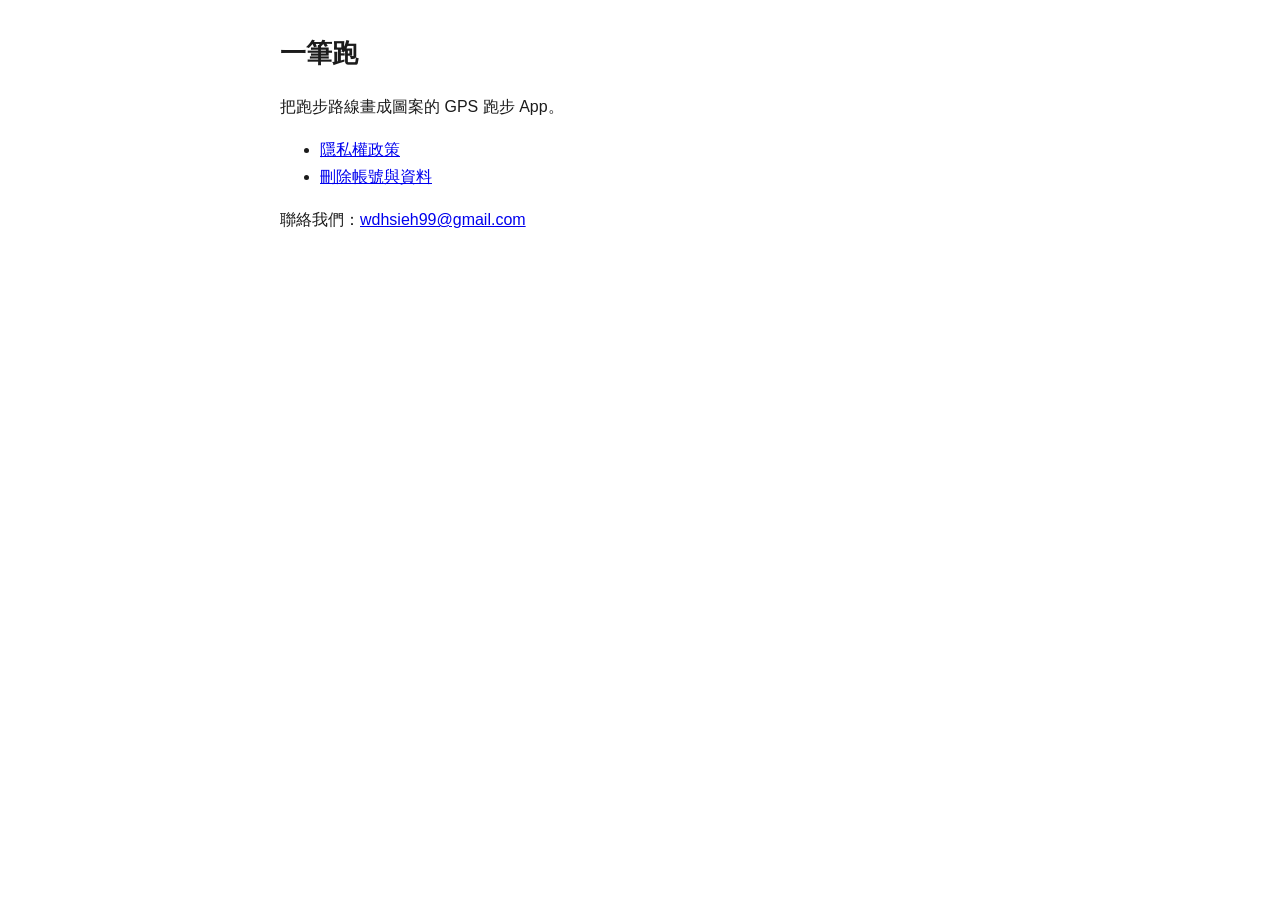
<file: index.html>
<!doctype html>
<html lang="zh-Hant-TW">
<head>
<meta charset="utf-8">
<meta name="viewport" content="width=device-width, initial-scale=1">
<title>一筆跑</title>
<style>body{font-family:-apple-system,'PingFang TC','Noto Sans TC',sans-serif;max-width:720px;margin:2rem auto;padding:0 1rem;word-break:break-word;line-height:1.7;color:#1b1b1b}table{border-collapse:collapse;width:100%;font-size:.95em;display:block;overflow-x:auto}td,th{border:1px solid #ccc;padding:.4em;vertical-align:top}h1{font-size:1.6em}.btn{display:inline-block;background:#ff5a1f;color:#fff;padding:.7em 1.2em;border-radius:10px;text-decoration:none;font-weight:700}</style>
</head>
<body>
<h1>一筆跑</h1>
<p>把跑步路線畫成圖案的 GPS 跑步 App。</p>
<ul>
<li><a href="privacy.html">隱私權政策</a></li>
<li><a href="delete-account.html">刪除帳號與資料</a></li>
</ul>
<p>聯絡我們：<a href="mailto:wdhsieh99@gmail.com">wdhsieh99@gmail.com</a></p>
</body>
</html>
</file>
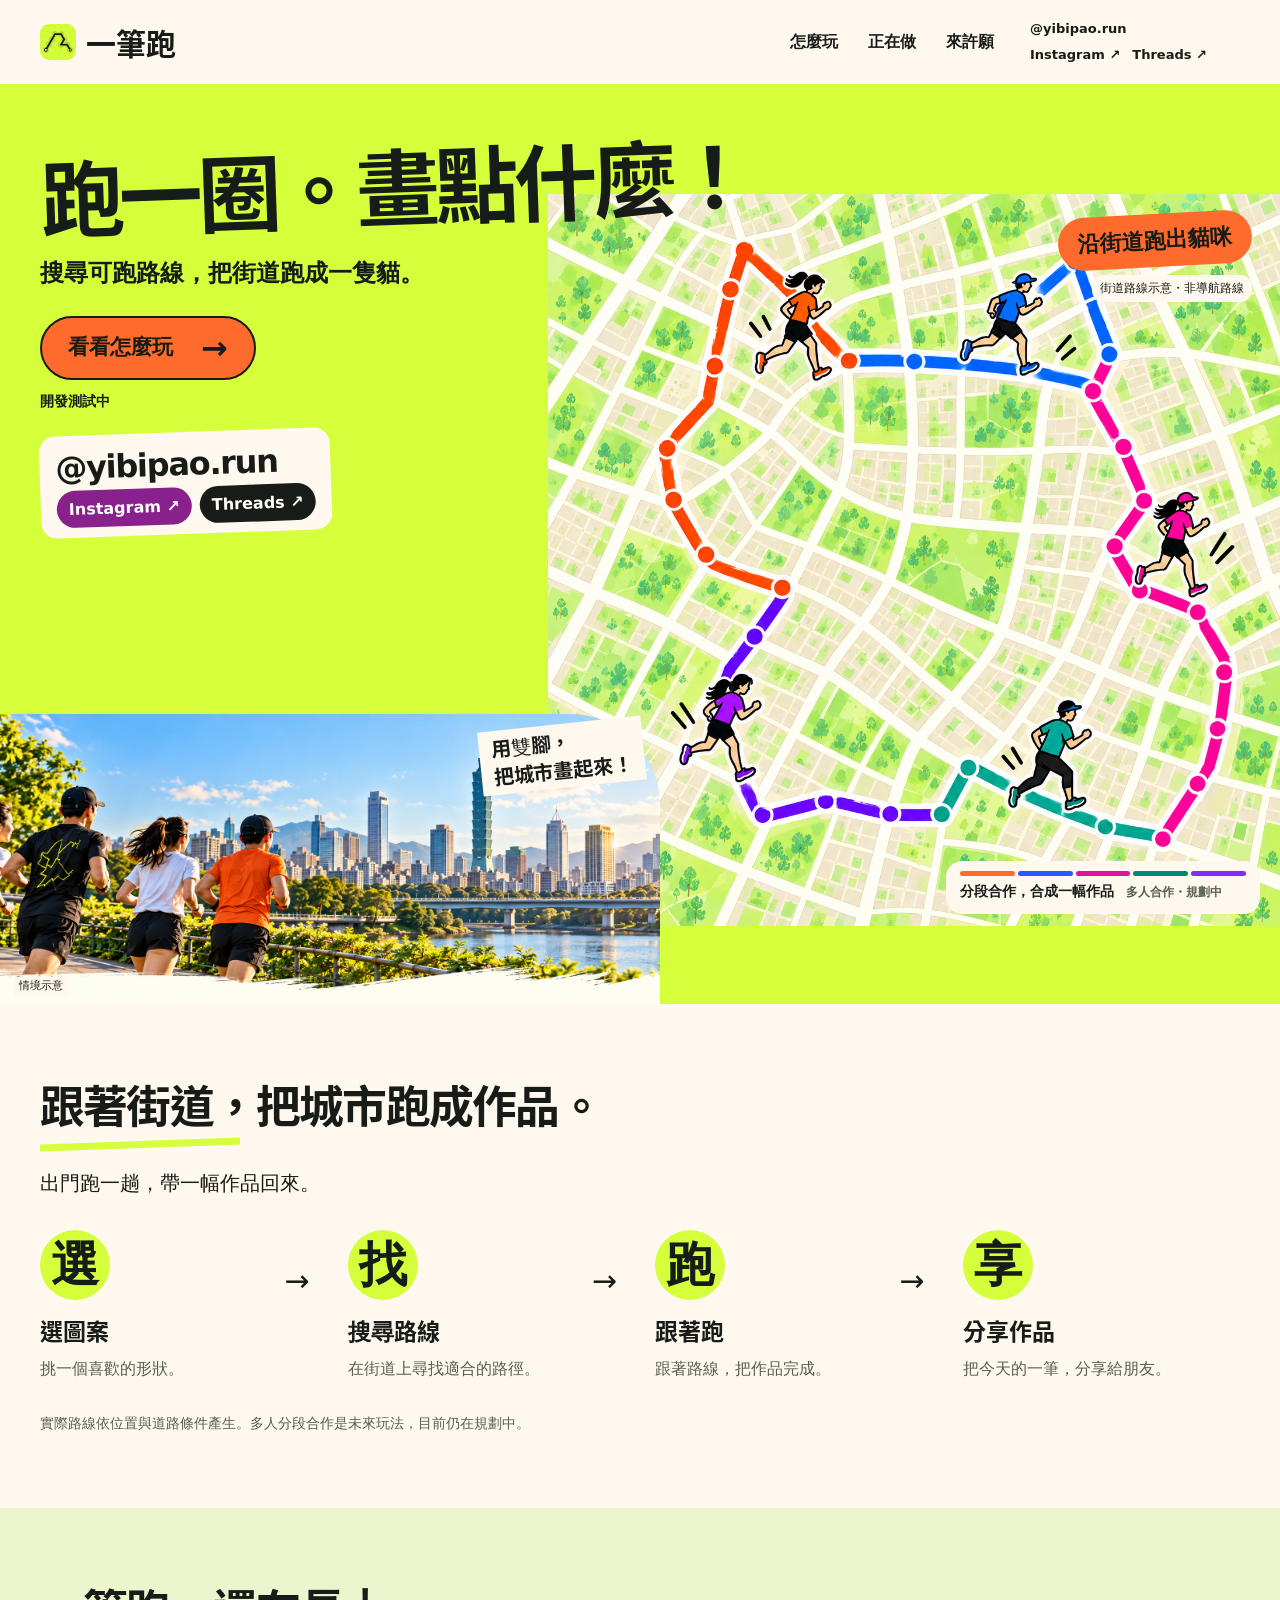
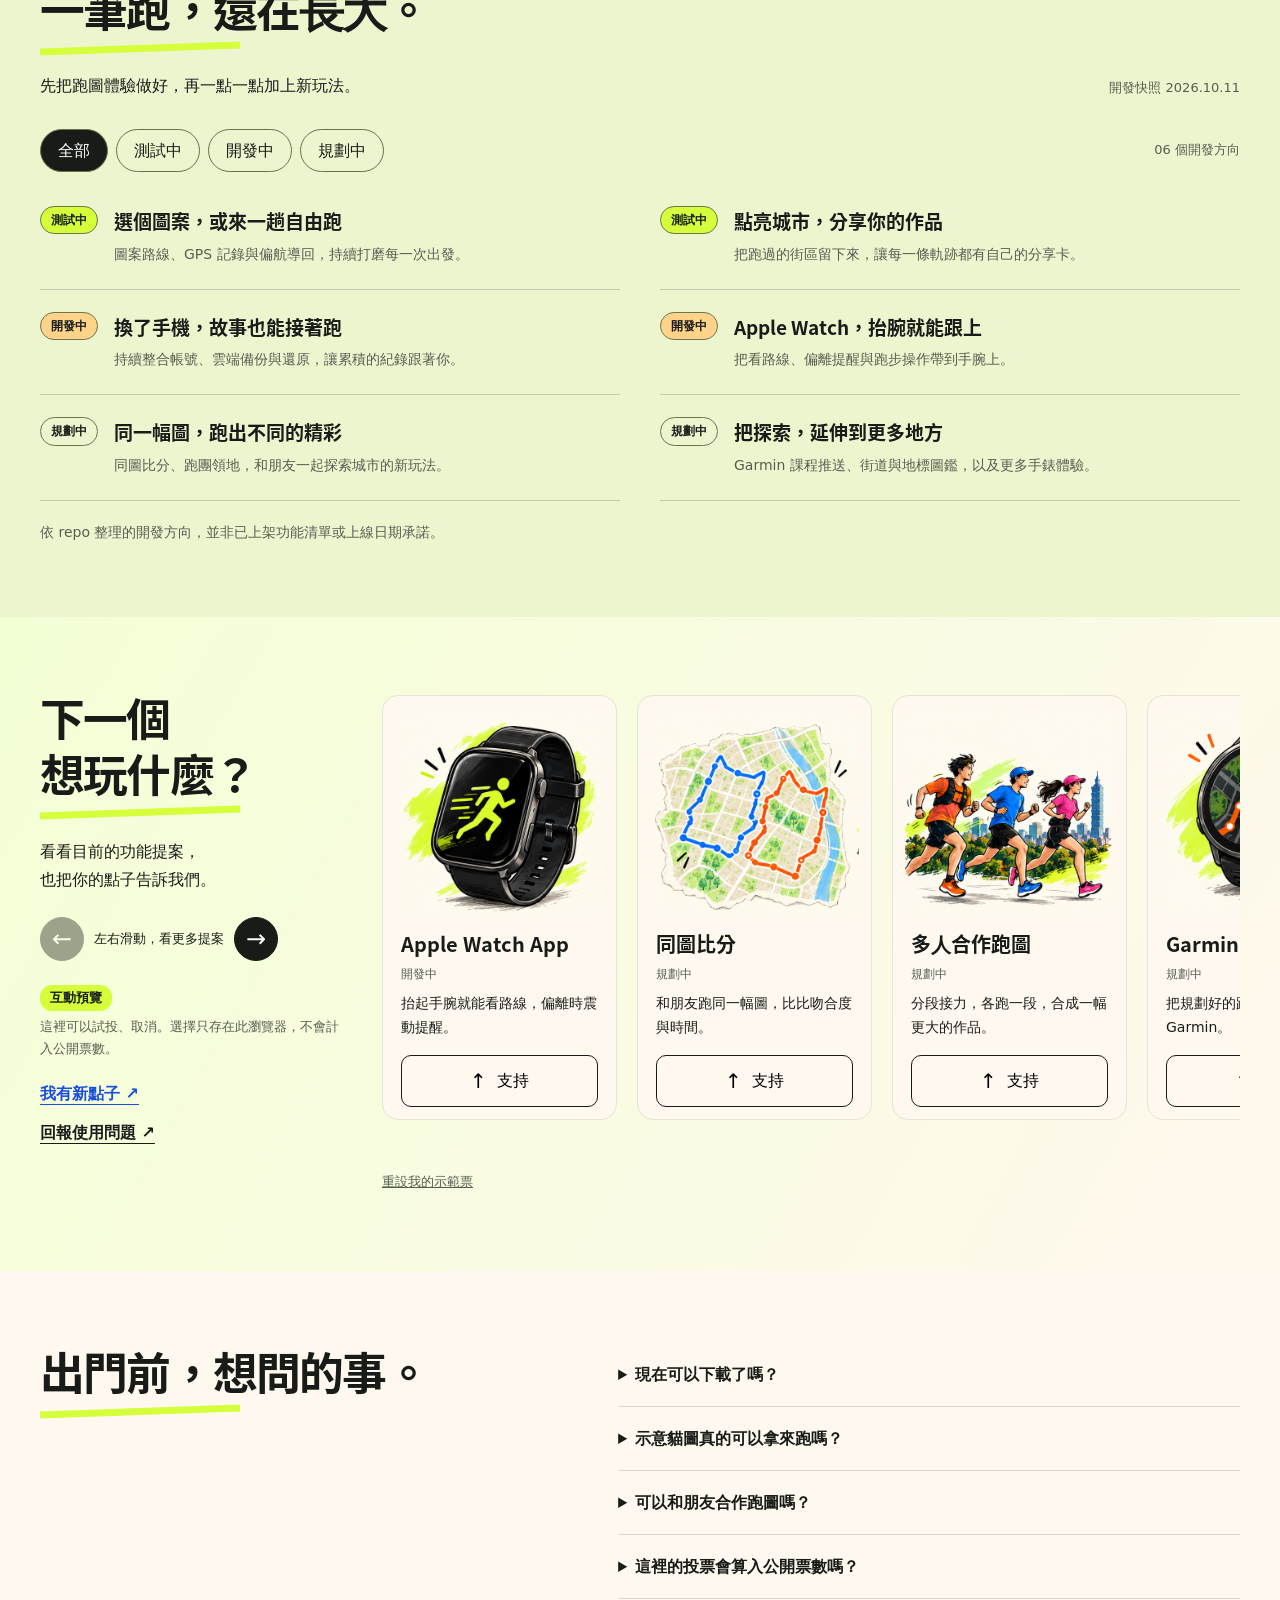
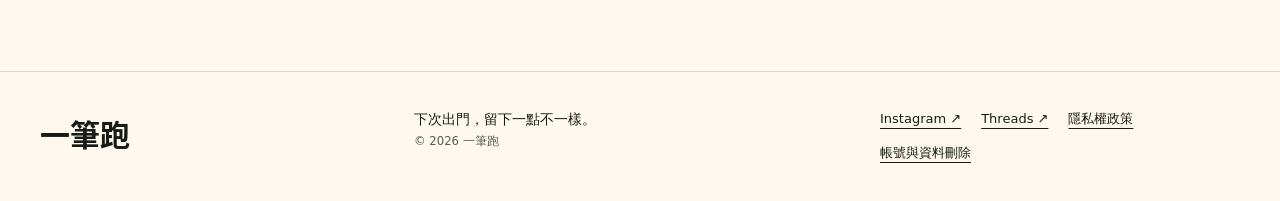
<file: app/index.html>
<!doctype html>
<html lang="zh-Hant-TW">
<head>
<meta charset="utf-8"><meta name="viewport" content="width=device-width,initial-scale=1"><meta name="theme-color" content="#d4ff3a">
<meta name="description" content="一筆跑：搜尋圖案跑步路線，用腳步把城市跑成作品。認識開發進度，一起提案下一個新玩法。"><meta name="robots" content="index,follow">
<link rel="canonical" href="https://mactone.github.io/yibipao-legal/app/">
<meta property="og:url" content="https://mactone.github.io/yibipao-legal/app/">
<meta property="og:title" content="一筆跑｜跑一圈。畫點什麼！"><meta property="og:description" content="跟著街道，把城市跑成作品。一起看看開發方向與新玩法。">
<title>一筆跑｜跑一圈。畫點什麼！</title><link rel="icon" href="./assets/app-icon.png"><link rel="stylesheet" href="./styles.css?v=cards2"><script src="./site-data.js" defer></script><script src="./app.js?v=cards2" defer></script>
</head>
<body>
<a href="#main" class="skip-link">跳到主要內容</a>
<svg class="icon-library" xmlns="http://www.w3.org/2000/svg" aria-hidden="true"><defs>
<symbol id="idea-watch" viewBox="0 0 80 80"><path d="M27 20 30 5h20l3 15M27 60l3 15h20l3-15"/><rect x="18" y="20" width="44" height="40" rx="12"/><path d="m29 46 9-14 7 8 8-8M38 40l-3 11m9-10 7 10"/></symbol>
<symbol id="idea-route" viewBox="0 0 80 80"><path d="m9 55 8-31 11-10 9 18 10-3 13-16 13 32-13 23-30-7Z"/><path d="m23 62 9-35 9-8 8 17 15-3"/></symbol>
<symbol id="idea-crew" viewBox="0 0 80 80"><circle cx="40" cy="20" r="9"/><circle cx="15" cy="29" r="7"/><circle cx="65" cy="29" r="7"/><path d="M22 66V49c0-16 36-16 36 0v17ZM4 64V48c0-9 12-12 18-5m54 21V48c0-9-12-12-18-5"/></symbol>
<symbol id="idea-map" viewBox="0 0 80 80"><path d="m5 20 22-9 26 12 22-9v49l-22 9-26-12-22 9ZM27 11v49m26-37v49"/><path d="M40 46c0 0-10-12-10-20a10 10 0 0 1 20 0c0 8-10 20-10 20Z"/></symbol>
</defs></svg>
<header class="site-header"><div class="header-inner container"><a class="brand" href="#top"><img src="./assets/app-icon.png" alt="" width="36" height="36"><span>一筆跑</span></a><button class="menu-toggle" aria-controls="main-nav" aria-expanded="false" aria-label="開啟導覽選單" type="button"><span></span><span></span></button><nav id="main-nav" class="main-nav" aria-label="主要導覽"><a href="#explore">怎麼玩</a><a href="#roadmap">正在做</a><a href="#community">來許願</a></nav><div class="header-social"><span>@yibipao.run</span><a href="https://www.instagram.com/yibipao.run/" target="_blank" rel="noopener noreferrer" aria-label="一筆跑 Instagram（新分頁）">Instagram ↗</a><a href="https://www.threads.com/@yibipao.run" target="_blank" rel="noopener noreferrer" aria-label="一筆跑 Threads（新分頁）">Threads ↗</a></div></div></header>
<main id="main">
<section class="hero" id="top" aria-labelledby="hero-title"><div class="hero-inner container"><div class="hero-copy"><h1 id="hero-title">跑一圈。<br>畫點什麼！</h1><p class="hero-description">搜尋可跑路線，<br>把街道跑成一隻貓。</p><a class="button button-orange" href="#explore">看看怎麼玩 <span aria-hidden="true">→</span></a><span class="development">開發測試中</span><div class="social-block"><strong>@yibipao.run</strong><div><a class="instagram" href="https://www.instagram.com/yibipao.run/" target="_blank" rel="noopener noreferrer">Instagram ↗</a><a class="threads" href="https://www.threads.com/@yibipao.run" target="_blank" rel="noopener noreferrer">Threads ↗</a></div></div></div><figure class="hero-art"><img src="./assets/hero-map.png" width="1024" height="1024" alt="街道示意中，貓咪輪廓分成五色路段，由不同跑者分段完成。"><figcaption><strong>沿街道跑出貓咪</strong><span>街道路線示意・非導航路線</span></figcaption><div class="cooperation"><span class="color-segments" aria-hidden="true"><i></i><i></i><i></i><i></i><i></i></span><span>分段合作，合成一幅作品</span><small>多人合作・規劃中</small></div></figure><div class="hero-life"><img src="./assets/running-club.png" width="2172" height="724" alt="" decoding="async"><p>用雙腳，<br>把城市畫起來！</p><span>情境示意</span></div></div></section>
<section class="section gameplay container" id="explore" aria-labelledby="explore-title"><h2 id="explore-title">跟著街道，<br class="mobile-only">把城市跑成作品。</h2><p class="section-intro">出門跑一趟，帶一幅作品回來。</p><ol class="play-steps"><li><span class="step-symbol" aria-hidden="true">選</span><h3>選圖案</h3><p>挑一個喜歡的形狀。</p></li><li><span class="step-symbol" aria-hidden="true">找</span><h3>搜尋路線</h3><p>在街道上尋找適合的路徑。</p></li><li><span class="step-symbol" aria-hidden="true">跑</span><h3>跟著跑</h3><p>跟著路線，把作品完成。</p></li><li><span class="step-symbol" aria-hidden="true">享</span><h3>分享作品</h3><p>把今天的一筆，分享給朋友。</p></li></ol><p class="route-note">實際路線依位置與道路條件產生。多人分段合作是未來玩法，目前仍在規劃中。</p></section>
<section class="roadmap-section section" id="roadmap" aria-labelledby="roadmap-title"><div class="container"><div class="section-heading"><div><h2 id="roadmap-title">一筆跑，還在長大。</h2><p>先把跑圖體驗做好，再一點一點加上新玩法。</p></div><span class="update-label">開發快照 <time datetime="2026-10-11">2026.10.11</time></span></div><div class="roadmap-toolbar"><div class="filter-group" role="group" aria-label="篩選開發狀態"><button type="button" class="filter is-active" data-filter="all" aria-pressed="true">全部</button><button type="button" class="filter" data-filter="testing" aria-pressed="false">測試中</button><button type="button" class="filter" data-filter="building" aria-pressed="false">開發中</button><button type="button" class="filter" data-filter="planned" aria-pressed="false">規劃中</button></div><span id="roadmap-count" aria-live="polite"></span></div><div id="roadmap-list" class="roadmap-list"></div><noscript><p>圖案路線、自由跑與城市分享正在測試；帳號備份、Apple Watch 持續開發；更多跑友玩法在規劃中。</p></noscript><p class="route-note">依 repo 整理的開發方向，並非已上架功能清單或上線日期承諾。</p></div></section>
<section class="community-section section" id="community" aria-labelledby="community-title"><div class="community-layout container"><div class="community-copy"><h2 id="community-title">下一個<br>想玩什麼？</h2><p>看看目前的功能提案，<br>也把你的點子告訴我們。</p><div class="rail-controls"><button id="ideas-prev" type="button" aria-label="查看前一個功能提案" aria-controls="suggestion-list">←</button><span>左右滑動，看更多提案</span><button id="ideas-next" type="button" aria-label="查看下一個功能提案" aria-controls="suggestion-list">→</button></div><div id="vote-notice" class="vote-notice"><p>投票體驗版：只保存在你的瀏覽器。</p></div><div class="feedback-links"><a href="https://form.jotform.com/262818089170059" target="_blank" rel="noopener noreferrer">我有新點子 ↗</a><a href="https://form.jotform.com/262813478426060" target="_blank" rel="noopener noreferrer">回報使用問題 ↗</a></div></div><div class="suggestion-panel"><div id="suggestion-list" class="suggestion-list" tabindex="0" role="region" aria-label="功能提案，可左右捲動"></div><noscript><p>請開啟 JavaScript 使用提案與示範投票；你也可以直接開啟建議表單。</p></noscript><div id="vote-status" class="vote-status" role="status" aria-live="polite"></div><button id="reset-votes" class="reset-votes" type="button" hidden>重設我的示範票</button></div></div></section>
<section class="faq-section section container" aria-labelledby="faq-title"><h2 id="faq-title">出門前，想問的事。</h2><div class="faq-list"><details><summary>現在可以下載了嗎？</summary><p>目前開發測試中，正式下載與測試資訊確認後，會在這裡與社群更新。</p></details><details><summary>示意貓圖真的可以拿來跑嗎？</summary><p>這裡展示跑圖與合作的概念，不是實際導航路線。App 會依位置與道路搜尋候選路線，實際可通行性仍以當地情況為準。</p></details><details><summary>可以和朋友合作跑圖嗎？</summary><p>分段合作、合成作品是我們想探索的新玩法，目前列為規劃中。</p></details><details><summary>這裡的投票會算入公開票數嗎？</summary><p>目前是體驗版，只保存在你的瀏覽器，可以支持、取消或重設。正式公開投票會在確認後接入。</p></details></div></section>
</main>
<footer class="site-footer"><div class="container footer-inner"><a class="brand" href="#top">一筆跑</a><p>下次出門，留下一點不一樣。<small>© 2026 一筆跑</small></p><div class="footer-links"><a href="https://www.instagram.com/yibipao.run/" target="_blank" rel="noopener noreferrer">Instagram ↗</a><a href="https://www.threads.com/@yibipao.run" target="_blank" rel="noopener noreferrer">Threads ↗</a><a href="https://mactone.github.io/yibipao-legal/privacy.html" target="_blank" rel="noopener noreferrer">隱私權政策</a><a href="https://mactone.github.io/yibipao-legal/delete-account.html" target="_blank" rel="noopener noreferrer">帳號與資料刪除</a></div></div></footer>
</body></html>
</file>
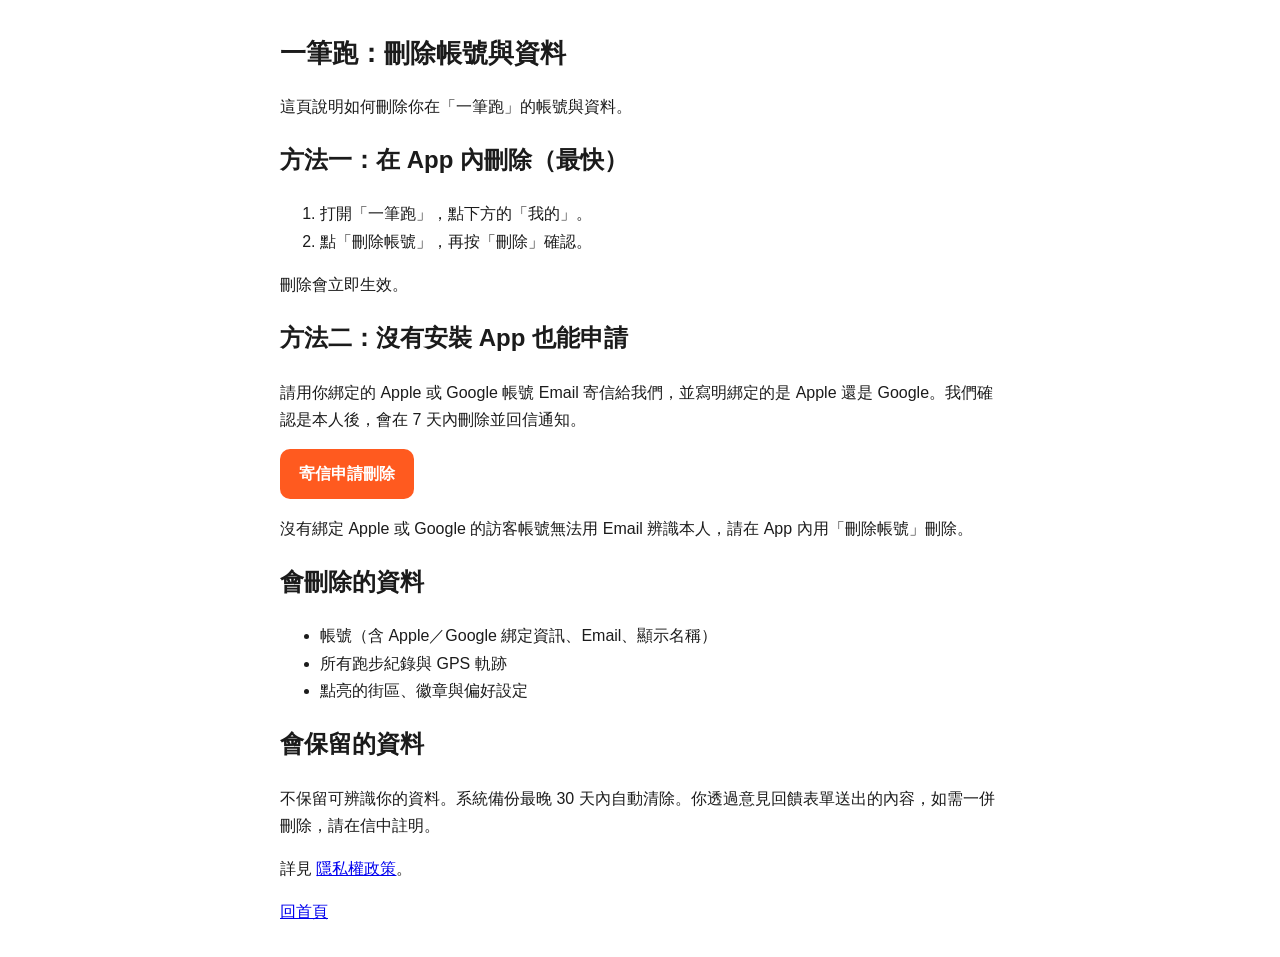
<file: delete-account.html>
<!doctype html>
<html lang="zh-Hant-TW">
<head>
<meta charset="utf-8">
<meta name="viewport" content="width=device-width, initial-scale=1">
<title>一筆跑 刪除帳號與資料</title>
<style>body{font-family:-apple-system,'PingFang TC','Noto Sans TC',sans-serif;max-width:720px;margin:2rem auto;padding:0 1rem;word-break:break-word;line-height:1.7;color:#1b1b1b}table{border-collapse:collapse;width:100%;font-size:.95em;display:block;overflow-x:auto}td,th{border:1px solid #ccc;padding:.4em;vertical-align:top}h1{font-size:1.6em}.btn{display:inline-block;background:#ff5a1f;color:#fff;padding:.7em 1.2em;border-radius:10px;text-decoration:none;font-weight:700}</style>
</head>
<body>
<h1>一筆跑：刪除帳號與資料</h1>
<p>這頁說明如何刪除你在「一筆跑」的帳號與資料。</p>
<h2>方法一：在 App 內刪除（最快）</h2>
<ol>
<li>打開「一筆跑」，點下方的「我的」。</li>
<li>點「刪除帳號」，再按「刪除」確認。</li>
</ol>
<p>刪除會立即生效。</p>
<h2>方法二：沒有安裝 App 也能申請</h2>
<p>請用你綁定的 Apple 或 Google 帳號 Email 寄信給我們，並寫明綁定的是 Apple 還是 Google。我們確認是本人後，會在 7 天內刪除並回信通知。</p>
<p><a class="btn" href="mailto:wdhsieh99@gmail.com?subject=%E4%B8%80%E7%AD%86%E8%B7%91%20%E5%88%AA%E9%99%A4%E5%B8%B3%E8%99%9F%E7%94%B3%E8%AB%8B&body=%E8%AB%8B%E5%88%AA%E9%99%A4%E6%88%91%E7%9A%84%E4%B8%80%E7%AD%86%E8%B7%91%E5%B8%B3%E8%99%9F%E8%88%87%E8%B3%87%E6%96%99%E3%80%82%0A%E7%B6%81%E5%AE%9A%E6%96%B9%E5%BC%8F%EF%BC%88Apple%20%E6%88%96%20Google%EF%BC%89%EF%BC%9A%0A">寄信申請刪除</a></p>
<p>沒有綁定 Apple 或 Google 的訪客帳號無法用 Email 辨識本人，請在 App 內用「刪除帳號」刪除。</p>
<h2>會刪除的資料</h2>
<ul>
<li>帳號（含 Apple／Google 綁定資訊、Email、顯示名稱）</li>
<li>所有跑步紀錄與 GPS 軌跡</li>
<li>點亮的街區、徽章與偏好設定</li>
</ul>
<h2>會保留的資料</h2>
<p>不保留可辨識你的資料。系統備份最晚 30 天內自動清除。你透過意見回饋表單送出的內容，如需一併刪除，請在信中註明。</p>
<p>詳見 <a href="privacy.html">隱私權政策</a>。</p>
<p><a href="index.html">回首頁</a></p>
</body>
</html>
</file>
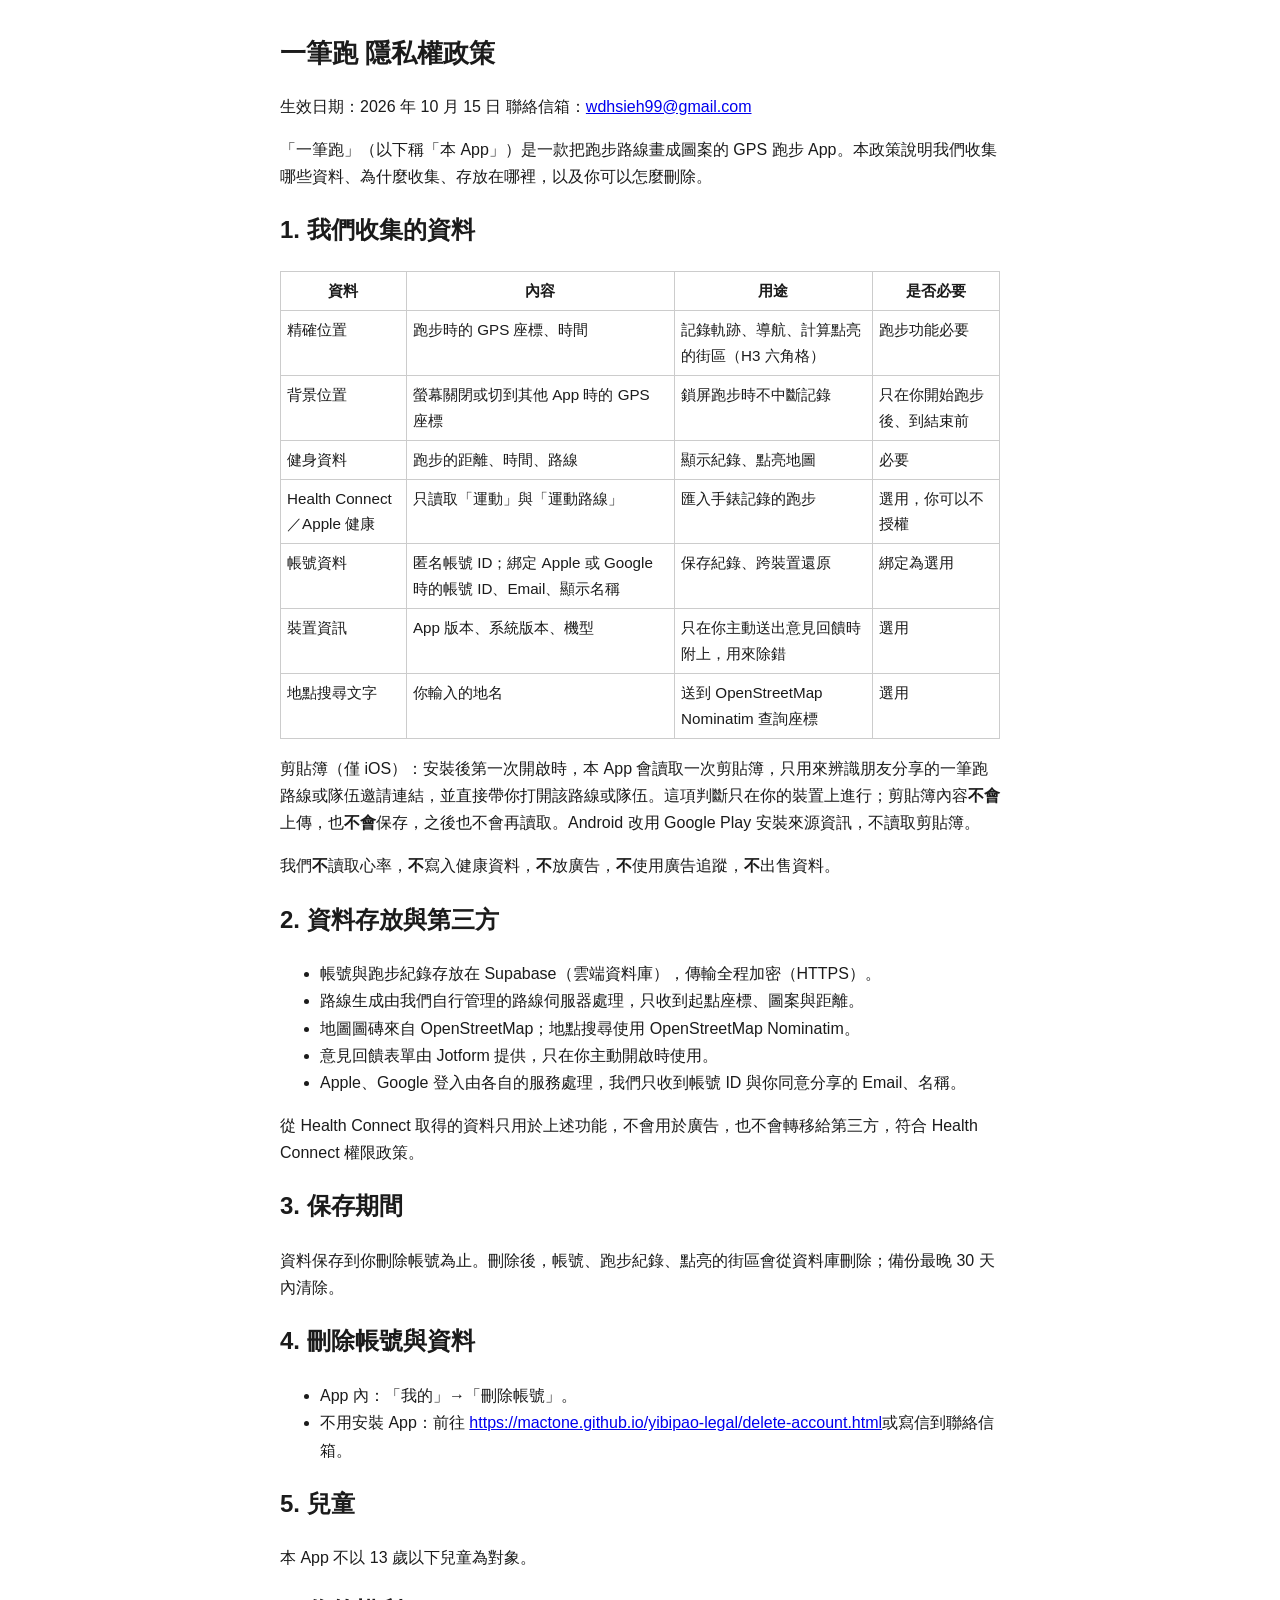
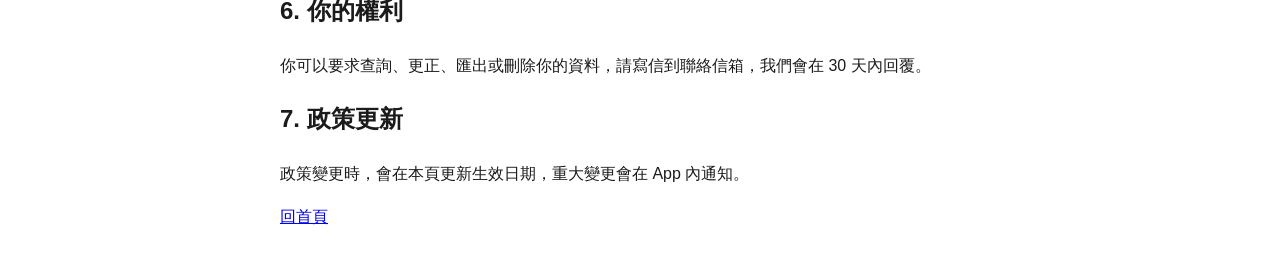
<file: privacy.html>
<!doctype html>
<html lang="zh-Hant-TW">
<head>
<meta charset="utf-8">
<meta name="viewport" content="width=device-width, initial-scale=1">
<title>一筆跑 隱私權政策</title>
<style>body{font-family:-apple-system,'PingFang TC','Noto Sans TC',sans-serif;max-width:720px;margin:2rem auto;padding:0 1rem;word-break:break-word;line-height:1.7;color:#1b1b1b}table{border-collapse:collapse;width:100%;font-size:.95em;display:block;overflow-x:auto}td,th{border:1px solid #ccc;padding:.4em;vertical-align:top}h1{font-size:1.6em}.btn{display:inline-block;background:#ff5a1f;color:#fff;padding:.7em 1.2em;border-radius:10px;text-decoration:none;font-weight:700}</style>
</head>
<body>
<h1>一筆跑 隱私權政策</h1>
<p>生效日期：2026 年 10 月 15 日
聯絡信箱：<a href="mailto:wdhsieh99@gmail.com">wdhsieh99@gmail.com</a></p>
<p>「一筆跑」（以下稱「本 App」）是一款把跑步路線畫成圖案的 GPS 跑步 App。本政策說明我們收集哪些資料、為什麼收集、存放在哪裡，以及你可以怎麼刪除。</p>
<h2>1. 我們收集的資料</h2>
<table>
<thead>
<tr>
<th>資料</th>
<th>內容</th>
<th>用途</th>
<th>是否必要</th>
</tr>
</thead>
<tbody>
<tr>
<td>精確位置</td>
<td>跑步時的 GPS 座標、時間</td>
<td>記錄軌跡、導航、計算點亮的街區（H3 六角格）</td>
<td>跑步功能必要</td>
</tr>
<tr>
<td>背景位置</td>
<td>螢幕關閉或切到其他 App 時的 GPS 座標</td>
<td>鎖屏跑步時不中斷記錄</td>
<td>只在你開始跑步後、到結束前</td>
</tr>
<tr>
<td>健身資料</td>
<td>跑步的距離、時間、路線</td>
<td>顯示紀錄、點亮地圖</td>
<td>必要</td>
</tr>
<tr>
<td>Health Connect／Apple 健康</td>
<td>只讀取「運動」與「運動路線」</td>
<td>匯入手錶記錄的跑步</td>
<td>選用，你可以不授權</td>
</tr>
<tr>
<td>帳號資料</td>
<td>匿名帳號 ID；綁定 Apple 或 Google 時的帳號 ID、Email、顯示名稱</td>
<td>保存紀錄、跨裝置還原</td>
<td>綁定為選用</td>
</tr>
<tr>
<td>裝置資訊</td>
<td>App 版本、系統版本、機型</td>
<td>只在你主動送出意見回饋時附上，用來除錯</td>
<td>選用</td>
</tr>
<tr>
<td>地點搜尋文字</td>
<td>你輸入的地名</td>
<td>送到 OpenStreetMap Nominatim 查詢座標</td>
<td>選用</td>
</tr>
</tbody>
</table>
<p>剪貼簿（僅 iOS）：安裝後第一次開啟時，本 App 會讀取一次剪貼簿，只用來辨識朋友分享的一筆跑路線或隊伍邀請連結，並直接帶你打開該路線或隊伍。這項判斷只在你的裝置上進行；剪貼簿內容<strong>不會</strong>上傳，也<strong>不會</strong>保存，之後也不會再讀取。Android 改用 Google Play 安裝來源資訊，不讀取剪貼簿。</p>
<p>我們<strong>不</strong>讀取心率，<strong>不</strong>寫入健康資料，<strong>不</strong>放廣告，<strong>不</strong>使用廣告追蹤，<strong>不</strong>出售資料。</p>
<h2>2. 資料存放與第三方</h2>
<ul>
<li>帳號與跑步紀錄存放在 Supabase（雲端資料庫），傳輸全程加密（HTTPS）。</li>
<li>路線生成由我們自行管理的路線伺服器處理，只收到起點座標、圖案與距離。</li>
<li>地圖圖磚來自 OpenStreetMap；地點搜尋使用 OpenStreetMap Nominatim。</li>
<li>意見回饋表單由 Jotform 提供，只在你主動開啟時使用。</li>
<li>Apple、Google 登入由各自的服務處理，我們只收到帳號 ID 與你同意分享的 Email、名稱。</li>
</ul>
<p>從 Health Connect 取得的資料只用於上述功能，不會用於廣告，也不會轉移給第三方，符合 Health Connect 權限政策。</p>
<h2>3. 保存期間</h2>
<p>資料保存到你刪除帳號為止。刪除後，帳號、跑步紀錄、點亮的街區會從資料庫刪除；備份最晚 30 天內清除。</p>
<h2>4. 刪除帳號與資料</h2>
<ul>
<li>App 內：「我的」→「刪除帳號」。</li>
<li>不用安裝 App：前往 <a href="delete-account.html">https://mactone.github.io/yibipao-legal/delete-account.html</a>或寫信到聯絡信箱。</li>
</ul>
<h2>5. 兒童</h2>
<p>本 App 不以 13 歲以下兒童為對象。</p>
<h2>6. 你的權利</h2>
<p>你可以要求查詢、更正、匯出或刪除你的資料，請寫信到聯絡信箱，我們會在 30 天內回覆。</p>
<h2>7. 政策更新</h2>
<p>政策變更時，會在本頁更新生效日期，重大變更會在 App 內通知。</p>
<p><a href="index.html">回首頁</a></p>
</body>
</html>
</file>
<file: app/styles.css>
@font-face{font-family:ClubTC;src:url('./assets/NotoSansTC-Bold.woff') format('woff');font-weight:700 900;font-display:swap}
:root{--cream:#fff8ee;--ink:#171c18;--lime:#d4ff3a;--orange:#ff6b2c;--muted:#565e53;--line:#d6d9ca}*{box-sizing:border-box}html{scroll-behavior:smooth;scroll-padding-top:90px}body{margin:0;background:var(--cream);color:var(--ink);font-family:system-ui,'Noto Sans CJK TC',sans-serif;font-size:16px;line-height:1.7}button,a{-webkit-tap-highlight-color:transparent}a{color:inherit;text-underline-offset:5px}button{font:inherit;cursor:pointer}button:disabled{cursor:default;opacity:.4}button,a{touch-action:manipulation}button:focus-visible,a:focus-visible,summary:focus-visible,[tabindex]:focus-visible{outline:3px solid #194edf;outline-offset:5px}img{display:block;max-width:100%;height:auto}h1,h2,h3,h4,p,figure{margin:0}h1,h2,h3,h4{font-family:ClubTC,system-ui,sans-serif;font-weight:900;line-height:1.25}h2{font-size:clamp(28px,3.5vw,50px);letter-spacing:-.04em}h2::after{content:'';display:block;width:min(200px,65%);height:7px;background:var(--lime);margin-top:9px;transform:rotate(-2deg)}.container{width:min(1280px,calc(100% - 80px));margin:auto}.section{padding:72px 0}.icon-library{position:absolute;width:0;height:0;overflow:hidden}.skip-link{position:fixed;top:-100px;left:12px;background:white;padding:12px;z-index:20}.skip-link:focus{top:10px}.site-header{background:var(--cream)}.header-inner{min-height:84px;display:flex;align-items:center;gap:36px}.brand{display:flex;align-items:center;gap:10px;text-decoration:none;font-family:ClubTC,system-ui,sans-serif;font-size:30px;font-weight:900;white-space:nowrap}.brand img{border-radius:9px}.main-nav{display:flex;gap:30px;margin-left:auto;font-weight:700}.main-nav a{text-decoration:none}.main-nav a:hover{text-decoration:underline}.header-social{display:flex;flex-wrap:wrap;gap:4px 12px;max-width:210px;font-size:13px;font-weight:700}.header-social span{flex-basis:100%}.header-social a{text-decoration:none}.menu-toggle{display:none}.hero{background:var(--lime);overflow:hidden}.hero-inner{position:relative;min-height:760px;padding-top:48px;padding-bottom:26px}.hero-copy{position:relative;z-index:2;width:48%;pointer-events:none}.hero-copy>*{pointer-events:auto}h1{font-size:clamp(62px,7.3vw,102px);letter-spacing:-.06em;line-height:1.16;transform:rotate(-2deg);margin-bottom:26px;white-space:nowrap}.hero-description{font-size:25px;font-weight:800;line-height:1.55;margin:12px 0 24px}.button{display:inline-flex;align-items:center;gap:28px;padding:12px 26px;text-decoration:none;border-radius:35px;font-weight:800;font-size:21px}.button-orange{background:var(--orange);color:#171c18;border:2px solid var(--ink)}.button:hover{transform:translateY(-2px)}.button span{font-size:32px;line-height:1}.development{display:block;font-size:14px;font-weight:700;margin-top:10px}.social-block{display:inline-block;margin-top:16px;background:var(--cream);border-radius:16px;padding:10px 16px;transform:rotate(-2deg)}.social-block strong{font-size:32px;display:block;line-height:1.4;letter-spacing:-.04em}.social-block>div{display:flex;gap:8px}.social-block a{font-size:16px;font-weight:750;border-radius:20px;padding:5px 12px;text-decoration:none}.instagram{background:#89218d;color:white}.threads{background:var(--ink);color:white}.hero-art{position:absolute;right:-40px;top:16px;width:64%;z-index:1}.hero-art>img{width:100%;border-radius:0 0 0 120px}.hero-art figcaption{position:absolute;top:22px;right:28px;display:grid;justify-items:end;gap:8px}.hero-art figcaption strong{font-size:22px;color:var(--ink);background:var(--orange);border-radius:30px;padding:8px 20px;transform:rotate(-3deg)}.hero-art figcaption>span{font-size:12px;background:var(--cream);padding:3px 8px;border-radius:12px}.cooperation{position:absolute;bottom:12px;right:20px;max-width:360px;display:flex;flex-wrap:wrap;align-items:center;gap:4px 12px;background:var(--cream);padding:10px 14px;border-radius:16px;font-size:14px;font-weight:700}.cooperation small{font-size:12px;color:var(--muted)}.color-segments{display:flex;width:100%;height:5px;gap:3px}.color-segments i{width:20%;border-radius:3px;background:#ff6b2c}.color-segments i:nth-child(2){background:#2659ff}.color-segments i:nth-child(3){background:#df1498}.color-segments i:nth-child(4){background:#008873}.color-segments i:nth-child(5){background:#812df5}.hero-life{position:absolute;bottom:0;left:-40px;width:55%;z-index:1;height:245px}.hero-life img{width:100%;height:100%;object-fit:cover;object-position:center 58%;border-radius:0 90px 0 0}.hero-life p{position:absolute;right:16px;top:10px;padding:4px 12px;background:var(--cream);font-family:ClubTC,sans-serif;font-size:20px;transform:rotate(-6deg);line-height:1.4}.hero-life>span{position:absolute;bottom:8px;left:14px;background:var(--cream);font-size:11px;padding:0 5px}.section-intro{font-size:20px;margin-top:18px}.play-steps{padding:0;margin:30px 0;list-style:none;display:grid;grid-template-columns:repeat(4,1fr);gap:30px}.play-steps li{position:relative}.play-steps li:not(:last-child)::after{content:'→';position:absolute;right:8px;top:25px;font-size:30px}.step-symbol{font-size:48px;font-weight:900;color:var(--ink);background:var(--lime);width:70px;height:70px;display:grid;place-content:center;border-radius:50%;margin-bottom:16px}.play-steps h3{font-size:23px;margin-bottom:10px}.play-steps p,.route-note{color:var(--muted)}.route-note{font-size:14px;margin-top:20px}.roadmap-section{background:#edf5cf}.section-heading{display:flex;justify-content:space-between;align-items:end;gap:20px}.section-heading p{margin-top:20px}.update-label{color:var(--muted);font-size:13px;white-space:nowrap}.roadmap-toolbar{display:flex;align-items:center;justify-content:space-between;margin:30px 0 12px;gap:16px}.filter-group{display:flex;gap:8px;flex-wrap:wrap}.filter{border:1px solid #667342;background:transparent;border-radius:24px;padding:7px 17px;color:var(--ink)}.filter.is-active{background:var(--ink);color:white}.roadmap-count,#roadmap-count{font-size:13px;color:var(--muted)}.roadmap-list{display:grid;grid-template-columns:1fr 1fr;gap:0 40px}.roadmap-item{display:flex;align-items:start;gap:16px;border-bottom:1px solid #c3cdb1;padding:22px 0}.roadmap-state{font-size:12px;white-space:nowrap;border:1px solid #6b764d;border-radius:16px;padding:3px 10px;font-weight:700}.roadmap-state.testing{background:var(--lime)}.roadmap-state.building{background:#ffd48a}.roadmap-item h3{font-size:19px;margin:3px 0 10px}.roadmap-item p{font-size:14px;color:var(--muted)}.roadmap-category{display:none}.community-section{background:linear-gradient(120deg,#f3ffd5,var(--cream));overflow:hidden}.community-layout{display:grid;grid-template-columns:310px minmax(0,1fr);gap:32px}.community-copy>p{margin:22px 0}.rail-controls{display:flex;align-items:center;gap:10px;margin:24px 0}.rail-controls button{width:44px;height:44px;border:1px solid var(--ink);border-radius:50%;background:var(--ink);color:white;font-size:24px;flex-shrink:0}.rail-controls span{font-size:13px}.vote-notice{font-size:13px;color:var(--muted);margin:14px 0}.notice-tag{display:inline-block;background:var(--lime);border-radius:12px;padding:2px 10px;color:var(--ink);margin-bottom:5px;font-weight:700}.feedback-links{display:flex;align-items:start;gap:12px;flex-direction:column;margin-top:20px}.feedback-links a{font-weight:750}.feedback-links a:first-child{color:#194edf}.suggestion-panel{min-width:0}.suggestion-list{display:flex;gap:20px;overflow-x:auto;overscroll-behavior-x:contain;scroll-snap-type:x mandatory;padding:6px 4px 20px;scrollbar-color:#839c45 #eff1e8;scrollbar-width:thin}.suggestion-row{flex:0 0 235px;scroll-snap-align:start;background:#fffdf6;border:1px solid #d1d7c2;border-radius:16px;padding:18px;display:flex;flex-direction:column;justify-content:space-between;min-height:360px;gap:14px}.idea-graphic{height:120px;display:grid;place-content:center;background:#eef5da;border-radius:10px}.idea-graphic svg{width:90px;height:90px;fill:none;stroke:var(--ink);stroke-width:3;stroke-linecap:round;stroke-linejoin:round}.suggestion-row:nth-child(3n+2) .idea-graphic{background:#fce5ce}.suggestion-row:nth-child(3n) .idea-graphic{background:#dfebff}.suggestion-title{display:flex;flex-direction:column;gap:8px}.suggestion-title h4{font-size:20px}.suggestion-title>span{font-size:12px;color:var(--muted)}.suggestion-row p{font-size:14px;line-height:1.7;margin-top:8px}.vote-button{width:100%;padding:8px 10px;border:1px solid var(--ink);background:transparent;border-radius:10px;display:flex;justify-content:center;align-items:center;gap:10px;min-height:44px}.vote-button[aria-pressed=true]{background:var(--lime)}.vote-count{display:none}.vote-arrow{font-size:20px}.vote-status{font-size:13px;min-height:25px}.reset-votes{background:none;border:0;color:var(--muted);font-size:13px;text-decoration:underline;padding:6px 0}.faq-section{display:grid;grid-template-columns:1fr 1.2fr;gap:60px}.faq-list details{border-bottom:1px solid var(--line);padding:18px 0}.faq-list summary{font-weight:700;cursor:pointer}.faq-list p{color:var(--muted);margin-top:12px;font-size:15px}.site-footer{border-top:1px solid var(--line);padding:36px 0}.footer-inner{display:flex;gap:30px;align-items:start;justify-content:space-between}.footer-inner p{font-size:14px}.footer-inner small{display:block;color:var(--muted)}.footer-links{display:flex;gap:12px 20px;flex-wrap:wrap;max-width:360px;font-size:13px}.mobile-only{display:none}[hidden]{display:none!important}
@media(min-width:1600px){.hero-inner{min-height:800px}}
@media(max-width:1050px){.container{width:calc(100% - 48px)}.header-inner{gap:20px}.main-nav{gap:18px}.hero-inner{min-height:680px}.hero-copy{width:52%}h1{font-size:clamp(54px,7.7vw,84px)}.hero-description{font-size:21px}.hero-art{width:64%;right:-24px;top:65px}.hero-art figcaption strong{font-size:17px}.hero-life{left:-24px;height:200px}.hero-art figcaption{top:0;right:10px}.hero-art figcaption>span{font-size:10px}.cooperation{font-size:12px;bottom:0}.community-layout{grid-template-columns:260px minmax(0,1fr);gap:20px}.suggestion-row{flex-basis:220px}.roadmap-item{gap:10px}.header-social{max-width:175px}.social-block strong{font-size:28px}}
@media(max-width:700px){html{scroll-padding-top:20px}.container{width:calc(100% - 36px)}.section{padding:44px 0}.header-inner{min-height:72px;flex-wrap:wrap;gap:16px;position:relative}.brand{font-size:25px}.brand img{width:30px;height:30px}.header-social{display:none}.menu-toggle{display:flex;margin-left:auto;flex-direction:column;gap:6px;width:44px;height:44px;align-items:center;justify-content:center;background:transparent;border:1px solid var(--ink);border-radius:50%}.menu-toggle span{height:2px;width:18px;background:var(--ink)}.main-nav{display:none;order:3;flex-basis:100%;margin:0;padding-bottom:18px}.main-nav.is-open{display:flex;justify-content:space-between}.hero-inner{padding:26px 0 0;min-height:0;display:flex;flex-direction:column}.hero-copy{width:100%}h1{font-size:clamp(46px,12.5vw,80px);margin:0 0 22px;white-space:normal}.hero-description{font-size:20px;margin-bottom:18px}.hero-description br{display:none}.button{font-size:18px;padding:9px 20px}.development{display:inline-block;margin-left:12px;font-size:12px}.social-block{margin:18px 0 8px;transform:none}.social-block strong{font-size:28px}.social-block a{font-size:14px}.hero-art{position:relative;width:calc(100% + 36px);margin:18px -18px 0;right:auto;top:auto}.hero-art>img{border-radius:0}.hero-art figcaption{top:14px;right:14px}.hero-art figcaption strong{font-size:18px}.hero-art figcaption>span{font-size:11px}.cooperation{bottom:12px;right:12px;max-width:calc(100% - 24px);font-size:12px}.hero-life{position:relative;width:calc(100% + 36px);left:auto;margin:0 -18px;height:170px}.hero-life img{border-radius:0}.hero-life p{font-size:16px}.play-steps{grid-template-columns:1fr 1fr;gap:28px 20px}.play-steps li::after{display:none}.play-steps h3{font-size:20px}.play-steps p{font-size:14px}.step-symbol{font-size:34px;width:52px;height:52px}.section-heading{align-items:start;flex-direction:column;gap:14px}.section-heading p{font-size:15px}.roadmap-toolbar{align-items:start;flex-direction:column;gap:10px}.filter{padding:5px 14px;font-size:14px}.roadmap-list{grid-template-columns:1fr}.community-layout{display:block}.community-copy h2 br{display:none}.community-copy>p{margin:20px 0 0}.rail-controls{margin:18px 0 12px;max-width:350px}.vote-notice{margin:12px 0}.feedback-links{flex-direction:row;flex-wrap:wrap;font-size:14px;margin:12px 0 20px}.suggestion-list{margin-right:-18px;padding-right:18px}.suggestion-row{flex-basis:235px}.faq-section{display:block}.faq-list{margin-top:20px}.footer-inner{flex-direction:column;gap:20px}.mobile-only{display:block}}
@media(prefers-reduced-motion:reduce){html{scroll-behavior:auto}*,*::before,*::after{transition:none!important;animation:none!important}.button:hover{transform:none}}
/* Wide-screen composition follows the approved full-width invitation. */
@media(min-width:1051px){.hero-inner{min-height:860px}.hero-copy{width:72%}h1{font-size:clamp(72px,6.55vw,94px);white-space:nowrap}h1 br{display:none}.hero-description br{display:none}.hero-description{font-size:24px}.hero-life{height:290px;width:55%}.hero-art{top:16px}.hero-art figcaption{top:40px}.social-block{margin-top:18px}}
@media(min-width:1600px){.hero-inner{min-height:860px}}
@media(min-width:701px) and (max-width:1050px){.hero-inner{min-height:720px}.hero-art{width:60%;top:80px}.cooperation{right:8px}}
@media(min-width:1051px){.hero-inner{min-height:920px}.hero-art{top:110px;width:61%}.hero-art figcaption{top:20px}}
/* Feature artwork follows the illustrations in the approved concept. */
.suggestion-row .idea-graphic.idea-art{width:100%;height:auto;aspect-ratio:1;background-image:url('./assets/idea-art-v2.png');background-size:300% 200%;background-repeat:no-repeat;background-color:var(--cream);border-radius:8px}
.idea-graphic.idea-art-fallback{font-family:ClubTC,sans-serif;font-size:28px}
.suggestion-row{padding:12px;min-height:425px;border-color:#e4e5d5;background:var(--cream)}
.suggestion-row>div:not(.idea-graphic){padding:0 6px}.suggestion-row .vote-button{width:calc(100% - 12px);margin:0 6px}
</file>
